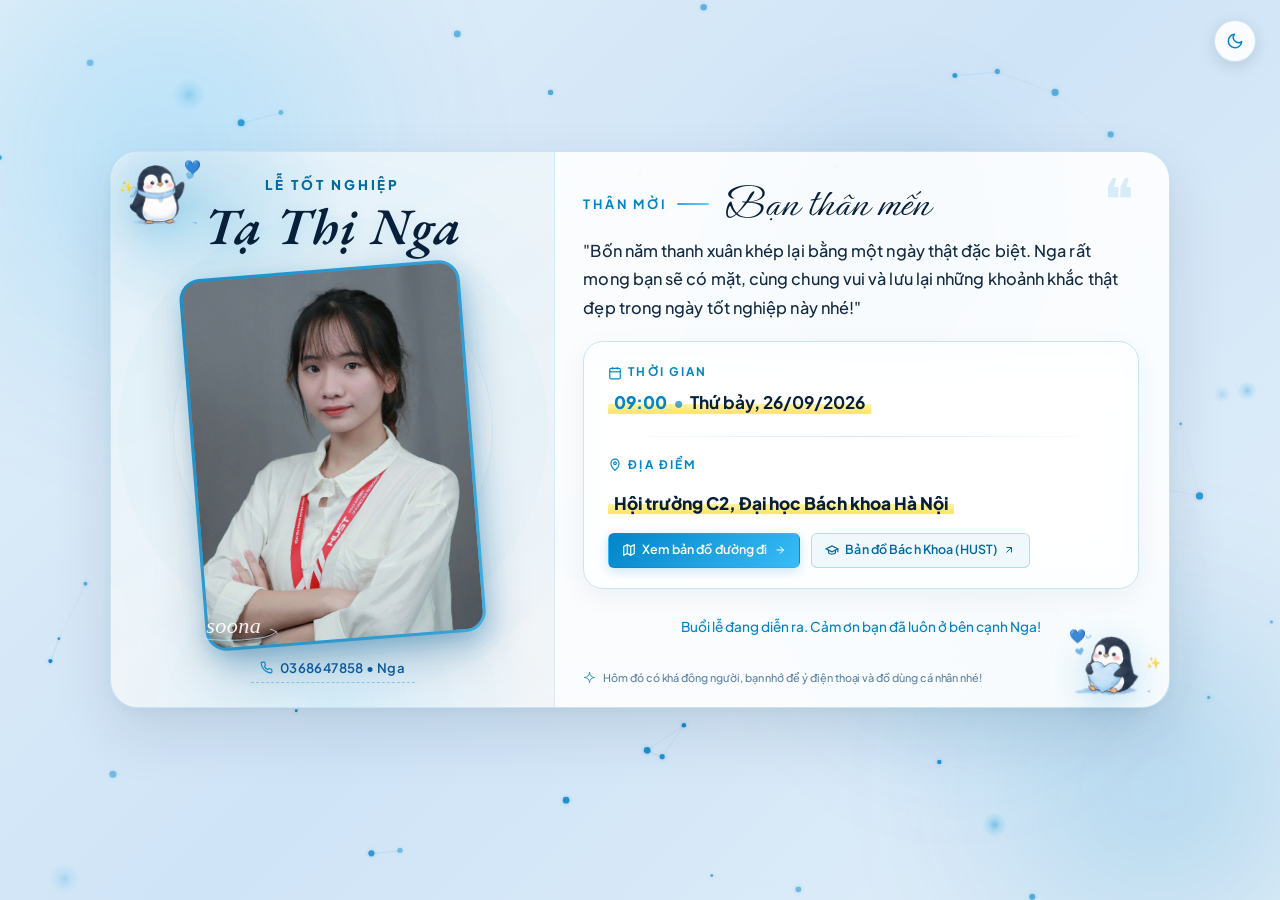
<file: index.html>
<!DOCTYPE html>
<html lang="vi" data-theme="light">

<head>
  <meta charset="UTF-8">
  <meta name="viewport" content="width=device-width, initial-scale=1.0">
  <title>Thiệp mời tham dự Lễ tốt nghiệp</title>

  <meta name="description" content="Trân trọng mời anh/bạn/em đến tham dự Lễ tốt nghiệp của em/mình/chị.">
  <meta property="og:title" content="Thiệp mời tham dự Lễ tốt nghiệp">
  <meta property="og:description"
    content="Bốn năm thanh xuân khép lại bằng một ngày thật đặc biệt. Nga rất mong bạn sẽ có mặt, cùng chung vui và lưu lại những khoảnh khắc thật đẹp trong ngày tốt nghiệp này nhé!">
  <meta property="og:image" content="assets/images/TTN_vuong.JPG">
  <meta property="og:type" content="website">
  <meta name="theme-color" content="#0284C7">

  <!-- Favicon -->
  <link rel="icon" type="image/png" href="favicon.png?v=3">
  <link rel="apple-touch-icon" href="favicon.png?v=3">

  <!-- Google Fonts Chuẩn mực: EB Garamond (Cử nhân), Ephesis (Khách mời), Plus Jakarta Sans (Giao diện) -->
  <link rel="preconnect" href="https://fonts.googleapis.com">
  <link rel="preconnect" href="https://fonts.gstatic.com" crossorigin>
  <link
    href="https://fonts.googleapis.com/css2?family=EB+Garamond:ital,wght@1,600&family=Ephesis&family=Plus+Jakarta+Sans:wght@400;500;600;700;800&display=swap&subset=vietnamese"
    rel="stylesheet">

  <!-- Stylesheet -->
  <link rel="stylesheet" href="css/style.css">
</head>

<body>


  <!-- NỀN ĐỘNG DYNAMIC CANVAS + AMBIENT GLOW -->
  <div class="nen-dong" aria-hidden="true">
    <canvas id="canvas-nen-dong" class="canvas-nen-dong"></canvas>
    <div class="blob b1"></div>
    <div class="blob b2"></div>
    <div class="blob b3"></div>
    <div class="blob b4"></div>
  </div>

  <!-- Thanh điều khiển trên: Nút chuyển chế độ Sáng / Tối tinh tế -->
  <aside class="thanh-dieu-khien-tren">

    <button id="nut-doi-giao-dien" class="nut-doi-giao-dien" aria-label="Chuyển sang giao diện tối"
      title="Chuyển chế độ Sáng / Tối">
      <!-- Biểu tượng Mặt Trăng (hiển thị khi đang ở Light Mode) -->
      <svg class="icon-trang" xmlns="http://www.w3.org/2000/svg" viewBox="0 0 24 24" fill="none" stroke="currentColor"
        stroke-width="2" stroke-linecap="round" stroke-linejoin="round">
        <path d="M21 12.79A9 9 0 1 1 11.21 3 7 7 0 0 0 21 12.79z"></path>
      </svg>
      <!-- Biểu tượng Mặt Trời (hiển thị khi đang ở Dark Mode) -->
      <svg class="icon-mat-troi" xmlns="http://www.w3.org/2000/svg" viewBox="0 0 24 24" fill="none"
        stroke="currentColor" stroke-width="2" stroke-linecap="round" stroke-linejoin="round">
        <circle cx="12" cy="12" r="5"></circle>
        <line x1="12" y1="1" x2="12" y2="3"></line>
        <line x1="12" y1="21" x2="12" y2="23"></line>
        <line x1="4.22" y1="4.22" x2="5.64" y2="5.64"></line>
        <line x1="18.36" y1="18.36" x2="19.78" y2="19.78"></line>
        <line x1="1" y1="12" x2="3" y2="12"></line>
        <line x1="21" y1="12" x2="23" y2="12"></line>
        <line x1="4.22" y1="19.78" x2="5.64" y2="18.36"></line>
        <line x1="18.36" y1="5.64" x2="19.78" y2="4.22"></line>
      </svg>
    </button>
  </aside>

  <!-- Bố cục 50/50 Split Screen -->
  <main class="khung-thiep-moi">

    <!-- CỘT TRÁI: NHẬN DIỆN CỬ NHÂN (LỄ TỐT NGHIỆP • TÊN TẠ THỊ NGA • ẢNH CINEMATIC) -->
    <section class="cot-hinh-anh" aria-label="Thông tin cử nhân và ảnh tốt nghiệp">

      <!-- 1. TIÊU ĐỀ SỰ KIỆN VÀ TÊN CỬ NHÂN ĐẶT TRÊN ĐẦU ẢNH (PHƯƠNG ÁN A) -->
      <div class="khoi-danh-tinh-cu-nhan">
        <div class="khung-nhan-su-kien">
          <span class="nhan-chu-accent" id="nhan-su-kien">LỄ TỐT NGHIỆP</span>
        </div>
        <header class="khoi-ten-nguoi-tot-nghiep">
          <h1 class="ten-chinh" id="ten-nguoi-tot-nghiep">Tạ Thị Nga</h1>
        </header>
      </div>

      <!-- 2. KHUNG ẢNH CHÂN DUNG LỚN DYNAMIC -->
      <div class="khung-chua-anh">
        <img src="assets/images/TTN_vuong.JPG" alt="Tạ Thị Nga" class="anh-tot-nghiep" loading="eager">

        <!-- Chữ ký soona ở góc dưới bên trái ảnh -->
        <div class="logo-thuong-hieu" aria-label="Chữ ký soona">
          <img src="assets/images/signature.svg" alt="soona" class="anh-chu-ky-soona">
        </div>
      </div>

      <!-- 3. DÒNG LIÊN HỆ DƯỚI ẢNH -->
      <a href="tel:0368647858" class="lien-he-duoi-anh" id="link-sdt-lien-he" title="Gọi cho Nga khi đến nơi">
        <svg class="icon-sdt-mini" viewBox="0 0 24 24" fill="none" stroke="currentColor" stroke-width="2"
          stroke-linecap="round" stroke-linejoin="round" aria-hidden="true">
          <path
            d="M22 16.92v3a2 2 0 0 1-2.18 2 19.79 19.79 0 0 1-8.63-3.07 19.5 19.5 0 0 1-6-6 19.79 19.79 0 0 1-3.07-8.67A2 2 0 0 1 4.11 2h3a2 2 0 0 1 2 1.72 12.84 12.84 0 0 0 .7 2.81 2 2 0 0 1-.45 2.11L8.09 9.91a16 16 0 0 0 6 6l1.27-1.27a2 2 0 0 1 2.11-.45 12.84 12.84 0 0 0 2.81.7A2 2 0 0 1 22 16.92z">
          </path>
        </svg>
        <span class="chu-lien-he-sdt">0368647858 • Nga</span>
      </a>
    </section>

    <!-- CỘT PHẢI: DÀNH TRỌN CHO KHÁCH MỜI VÀ CHI TIẾT SỰ KIỆN -->
    <article class="cot-noi-dung">

      <!-- 1. THƯ MỜI CÁ NHÂN HÓA (THÂN MỜI BẠN VÀ LỜI NHẮN) -->
      <section class="the-loi-moi-ca-nhan" aria-label="Lời mời cá nhân hóa">
        <div class="dong-chao-khach-moi">
          <span class="loi-chao-nho">Thân mời</span>
          <span class="ten-khach-moi" id="ten-khach-moi">Bạn thân mến</span>
        </div>
        <p class="noi-dung-loi-nhan" id="noi-dung-loi-nhan">
          "Bốn năm thanh xuân khép lại bằng một ngày thật đặc biệt. Nga rất mong bạn sẽ có mặt, cùng chung vui và lưu
          lại những khoảnh khắc thật đẹp trong ngày tốt nghiệp này nhé!"
        </p>
      </section>

      <!-- 6, 7, 8 & ĐẾM NGƯỢC: BỐ CỤC 2x2 CÂN BẰNG TUYỆT ĐỐI (EDITORIAL LUXURY) -->
      <!-- 2. THÔNG TIN SỰ KIỆN: THỜI GIAN & ĐỊA ĐIỂM (CÂN ĐỐI 100% CỠ CHỮ & HIGHLIGHT) -->
      <section class="khung-su-kien-trang-nha" aria-label="Thông tin thời gian và địa điểm">

        <!-- HÀNG 1: THỜI GIAN -->
        <div class="dong-thong-tin-su-kien">
          <span class="nhan-chi-muc">
            <svg class="icon-chi-muc" viewBox="0 0 24 24" fill="none" stroke="currentColor" stroke-width="2">
              <rect x="3" y="4" width="18" height="18" rx="2" ry="2"></rect>
              <line x1="16" y1="2" x2="16" y2="6"></line>
              <line x1="8" y1="2" x2="8" y2="6"></line>
              <line x1="3" y1="10" x2="21" y2="10"></line>
            </svg>
            THỜI GIAN
          </span>
          <div class="dong-gia-tri-thoi-gian">
            <!-- Nét highlight tự nhiên phủ nửa dưới dòng chữ như bút nhớ dòng thật -->
            <span class="cum-thoi-gian-highlight">
              <span class="gio-chinh" id="hien-thi-gio">09:00</span>
              <span class="cham-phan-cach">•</span>
              <span class="ngay-chinh" id="hien-thi-ngay">Thứ bảy, 26/09/2026</span>
            </span>
          </div>
        </div>

        <!-- ĐƯỜNG PHÂN CÁCH HAIRLINE TINH TẾ -->
        <div class="duong-chi-hairline" aria-hidden="true"></div>

        <!-- HÀNG 2: ĐỊA ĐIỂM & 2 NÚT BẢN ĐỒ (GOOGLE MAPS & HUST MAP) -->
        <div class="dong-thong-tin-su-kien dong-dia-diem-toan-dien">
          <span class="nhan-chi-muc">
            <svg class="icon-chi-muc" viewBox="0 0 24 24" fill="none" stroke="currentColor" stroke-width="2">
              <path d="M12 21s7-5.1 7-12a7 7 0 1 0-14 0c0 6.9 7 12 7 12Z"></path>
              <circle cx="12" cy="9" r="2.25"></circle>
            </svg>
            ĐỊA ĐIỂM
          </span>
          <div class="dia-diem-chinh"><span class="cum-dia-diem-highlight" id="hien-thi-dia-diem">Hội trường C2, Đại học
              Bách khoa Hà&nbsp;Nội</span></div>

          <!-- Nhóm 2 nút xem bản đồ: Chỉ đường Google Maps & Bản đồ Bách Khoa (HUST Map) -->
          <div class="nhom-nut-ban-do">
            <a href="#" id="link-xem-ban-do" class="nut-ban-do nut-ban-do--google" target="_blank"
              rel="noopener noreferrer" title="Chỉ đường qua Google Maps">
              <svg class="icon-map" aria-hidden="true" viewBox="0 0 24 24" fill="none" stroke="currentColor"
                stroke-width="2">
                <polygon points="3 6 9 3 15 6 21 3 21 18 15 21 9 18 3 21"></polygon>
                <line x1="9" y1="3" x2="9" y2="18"></line>
                <line x1="15" y1="6" x2="15" y2="21"></line>
              </svg>
              <span>Xem bản đồ đường đi</span>
              <svg class="icon-arrow" aria-hidden="true" viewBox="0 0 24 24" fill="none" stroke="currentColor"
                stroke-width="2">
                <line x1="5" y1="12" x2="19" y2="12"></line>
                <polyline points="12 5 19 12 12 19"></polyline>
              </svg>
            </a>

            <a href="https://hustmap.com/" id="link-hust-map" class="nut-ban-do nut-ban-do--hust" target="_blank"
              rel="noopener noreferrer" title="Xem bản đồ khuôn viên Đại học Bách khoa Hà Nội (HUST Map)">
              <svg class="icon-map" aria-hidden="true" viewBox="0 0 24 24" fill="none" stroke="currentColor"
                stroke-width="2">
                <path d="M22 10v6M2 10l10-5 10 5-10 5z"></path>
                <path d="M6 12v5c3 3 9 3 12 0v-5"></path>
              </svg>
              <span>Bản đồ Bách Khoa (HUST)</span>
              <svg class="icon-arrow" aria-hidden="true" viewBox="0 0 24 24" fill="none" stroke="currentColor"
                stroke-width="2">
                <line x1="7" y1="17" x2="17" y2="7"></line>
                <polyline points="7 7 17 7 17 17"></polyline>
              </svg>
            </a>
          </div>
        </div>

      </section>

      <!-- 3. KHỐI ĐẾM NGƯỢC XUỐNG KHOẢNG TRỐNG BÊN DƯỚI (THEO YÊU CẦU NGƯỜI DÙNG) -->
      <section class="khoi-dem-nguoc-duoi" aria-label="Đếm ngược đến ngày tốt nghiệp">
        <div class="bo-so-editorial" id="khung-dem-nguoc-dong">
          <div class="cum-so">
            <span class="so-gia-tri" id="dem-nguoc-ngay">00</span>
            <span class="chu-nhan">NGÀY</span>
          </div>
          <span class="dau-hai-cham">:</span>
          <div class="cum-so">
            <span class="so-gia-tri" id="dem-nguoc-gio">00</span>
            <span class="chu-nhan">GIỜ</span>
          </div>
          <span class="dau-hai-cham">:</span>
          <div class="cum-so">
            <span class="so-gia-tri" id="dem-nguoc-phut">00</span>
            <span class="chu-nhan">PHÚT</span>
          </div>
          <span class="dau-hai-cham">:</span>
          <div class="cum-so">
            <span class="so-gia-tri" id="dem-nguoc-giay">00</span>
            <span class="chu-nhan">GIÂY</span>
          </div>
        </div>
        <div class="thong-bao-dien-ra" id="thong-bao-dien-ra"></div>
      </section>

      <!-- 3. LƯU Ý NHỎ SÁT LỀ DƯỚI CÙNG (1 DÒNG CHUẨN ĐỒNG BỘ FONT) -->
      <footer class="khoi-luu-y-nho" aria-label="Lưu ý đồ dùng cá nhân">
        <span class="icon-luu-y-sao" aria-hidden="true">
          <svg viewBox="0 0 24 24" fill="none" stroke="currentColor" stroke-width="1.8" stroke-linecap="round"
            stroke-linejoin="round">
            <path
              d="M12 2.5C12 7.8 7.8 12 2.5 12C7.8 12 12 16.2 12 21.5C12 16.2 16.2 12 21.5 12C16.2 12 12 7.8 12 2.5Z" />
          </svg>
        </span>
        <span class="chu-luu-y-nho" id="chu-nhac-nho-noi-dung">Hôm đó có khá đông người, bạn nhớ để ý điện thoại và đồ
          dùng cá nhân nhé!</span>
      </footer>

    </article>

    <!-- MASCOT CHIM CÁNH CỤT CUTE DYNAMIC: GÓC TRÊN BÊN TRÁI -->
    <div class="mascot-canh-cut mascot-canh-cut--trai" id="mascot-trai" role="button" tabindex="0"
      title="Bấm vào chú chim cánh cụt vẫy chào bạn nha!">
      <div class="than-canh-cut">
        <img src="assets/images/penguin_waving.png" alt="Chú chim cánh cụt vẫy chào" class="anh-canh-cut">
        <span class="tim-bay-nho tim-1">💙</span>
        <span class="tim-bay-nho tim-2">✨</span>
      </div>
    </div>

    <!-- MASCOT CHIM CÁNH CỤT CUTE DYNAMIC: GÓC DƯỚI BÊN PHẢI -->
    <div class="mascot-canh-cut mascot-canh-cut--phai" id="mascot-phai" role="button" tabindex="0"
      title="Bấm vào chú chim cánh cụt để nhận ngàn trái tim yêu thương!">
      <div class="bong-bong-thoai bong-bong-thoai--phai" id="thoai-canh-cut-phai">
        Nga cảm ơn bạn nhiều lắm! Thả ngàn tim nè! 💙🐧
      </div>
      <div class="than-canh-cut">
        <img src="assets/images/penguin_heart.png" alt="Chú chim cánh cụt ôm tim" class="anh-canh-cut">
        <span class="tim-bay-nho tim-1">💙</span>
        <span class="tim-bay-nho tim-2">✨</span>
      </div>
    </div>

  </main>

  <!-- MASCOT CHIM CÁNH CỤT CHẠY LON TON NGANG MÀN HÌNH (DYNAMIC RUNNING MASCOT) -->
  <aside id="duong-chay-mascot" class="duong-chay-mascot" aria-hidden="true">
    <div id="chu-canh-cut-chay" class="chu-canh-cut-chay">
      <div class="than-canh-cut-chay-inner">
        <img src="assets/images/penguin_shy_heart.png" alt="Chú chim cánh cụt chạy lon ton" class="anh-canh-cut-chay">
      </div>
      <!-- Dòng chữ chạy ngang người chú chim cánh cụt (không để trên đầu, không bo góc) -->
      <div class="chu-chay-ngang-nguoi" id="bong-bong-chay">
        <span class="chu-thoai-chay" id="chu-thoai-chay">Hẹn gặp bạn ở Bách Khoa nhé, Nga chờ bạn đó!</span>
        <span class="tim-thoai-chay" aria-hidden="true">💙</span>
      </div>
    </div>
  </aside>

  <!-- Script Cấu Hình & Logic -->
  <script src="js/config.js?v=20260925"></script>
  <script src="js/guests-data.js?v=20260925"></script>
  <script src="js/app.js?v=20260925"></script>
</body>

</html>
</file>
<file: css/style.css>
/* ================================================================
   THIỆP MỜI LỄ TỐT NGHIỆP • TẠ THỊ NGA
   Blue Ocean Glassmorphism • Mệnh Thủy • Luxury Modern
   ================================================================ */

@import url('https://fonts.googleapis.com/css2?family=EB+Garamond:ital,wght@1,600&family=Ephesis&family=Plus+Jakarta+Sans:wght@400;500;600;700;800&display=swap&subset=vietnamese');

/* ─── DESIGN TOKENS: TONE TRẮNG - XANH LUXURY (MỆNH THỦY) ───────── */

/* ─── FONT CHỮ DUY NHẤT CHO TÊN CỬ NHÂN: EB GARAMOND (ITALIC SEMIBOLD) ─── */
.ten-chinh {
  font-family: 'EB Garamond', Georgia, serif !important;
  font-style: italic !important;
  font-size: clamp(2.65rem, 4.0vw, 3.4rem) !important;
  font-weight: 600;
  letter-spacing: 0.02em;
  line-height: 1.15;
  color: var(--name-color);
  text-shadow: 0 2px 14px rgba(2, 132, 199, 0.12);
  display: inline-block;
  padding: 0.05rem 0 0.15rem;
}

/* ─── FONT CHỮ DUY NHẤT CHO KHÁCH MỜI: EPHESIS (FINE-PEN CALLIGRAPHY) ─── */
.ten-khach-moi {
  font-family: 'Ephesis', cursive !important;
  font-style: normal !important;
  font-size: clamp(2.5rem, 3.4vw, 3.2rem) !important;
  font-weight: 400;
  line-height: 1.15;
  letter-spacing: 0.01em;
  color: var(--name-color);
  display: inline-block;
  vertical-align: middle;
  transition: var(--chuyen-mau);
}

/* ─── THỜI GIAN & ĐỊA ĐIỂM: HIGHLIGHT BÚT NHỚ ĐẸP TỰ NHIÊN & ĐỒNG BỘ 100% CỠ CHỮ ─── */
.cum-thoi-gian-highlight {
  display: inline-flex;
  align-items: center;
  white-space: nowrap;
  font-size: clamp(1.08rem, 1.35vw, 1.22rem);
  font-weight: 800;
  background: linear-gradient(180deg, transparent 54%, rgba(254, 240, 138, 0.75) 54%, rgba(253, 224, 71, 0.85) 90%, transparent 95%);
  padding: 2px 6px;
  border-radius: 4px;
  line-height: 1.35;
  color: inherit;
  transition: var(--chuyen-mau);
}

.cum-dia-diem-highlight {
  display: inline;
  font-size: inherit;
  font-weight: inherit;
  background: linear-gradient(180deg, transparent 54%, rgba(254, 240, 138, 0.75) 54%, rgba(253, 224, 71, 0.85) 90%, transparent 95%);
  padding: 2px 6px;
  border-radius: 4px;
  box-decoration-break: clone;
  -webkit-box-decoration-break: clone;
  line-height: 1.35;
  color: inherit;
  transition: var(--chuyen-mau);
}

[data-theme="dark"] .cum-thoi-gian-highlight,
[data-theme="dark"] .cum-dia-diem-highlight {
  background: linear-gradient(180deg, transparent 54%, rgba(56, 189, 248, 0.18) 54%, rgba(56, 189, 248, 0.32) 90%, transparent 94%);
  border-bottom: 2px solid rgba(56, 189, 248, 0.70);
  box-shadow: 0 2px 8px rgba(56, 189, 248, 0.18);
  padding: 2px 5px 1px;
  border-radius: 3px;
  color: #FFFFFF !important;
}

.dong-gia-tri-thoi-gian {
  display: flex;
  align-items: center;
  white-space: nowrap;
  flex-wrap: nowrap;
}

.gio-chinh {
  font-family: var(--font-sans);
  font-size: inherit;
  font-weight: 800;
  color: var(--accent);
  letter-spacing: 0.01em;
}

[data-theme="dark"] .gio-chinh {
  color: #38BDF8;
}

.cham-phan-cach {
  color: var(--accent);
  font-size: inherit;
  font-weight: 700;
  opacity: 0.7;
  margin: 0 0.35rem;
}

[data-theme="dark"] .cham-phan-cach {
  color: #38BDF8;
}

.ngay-chinh {
  font-family: var(--font-sans);
  font-size: inherit;
  font-weight: 700;
  color: var(--text-primary);
  white-space: nowrap;
}

[data-theme="dark"] .ngay-chinh {
  color: #FFFFFF;
}

.dia-diem-chinh {
  font-family: var(--font-sans);
  font-size: clamp(1.08rem, 1.35vw, 1.22rem);
  font-weight: 800;
  color: var(--text-primary);
  line-height: 1.35;
  white-space: normal;
  word-break: break-word;
}

[data-theme="dark"] .dia-diem-chinh {
  color: #FFFFFF;
}


:root, [data-theme="light"] {
  --bg-page:        linear-gradient(135deg, #E2EFF9 0%, #CFE4F7 50%, #E2EFF9 100%);
  --bg-card:        rgba(255, 255, 255, 0.88);
  --bg-secondary:   rgba(2, 132, 199, 0.06);
  --text-primary:   #071F38;
  --text-secondary: #0F589D;
  --text-muted:     #52789B;

  /* Màu tên Tạ Thị Nga đồng nhất 100%, không bị lệch màu chữ Nga */
  --name-color:     #071F38;

  --accent:         #0284C7;
  --accent-deep:    #0369A1;
  --accent-light:   rgba(2, 132, 199, 0.12);

  --border:         rgba(2, 132, 199, 0.20);
  --border-subtle:  rgba(2, 132, 199, 0.08);

  --shadow-card:    0 24px 60px rgba(7, 31, 56, 0.11), 0 4px 16px rgba(7, 31, 56, 0.04);
  --shadow-guest:   0 8px 24px rgba(7, 31, 56, 0.06);
  --shadow-photo:   0 20px 50px rgba(7, 31, 56, 0.22), 0 6px 18px rgba(2, 132, 199, 0.15);

  --grad-accent:    linear-gradient(135deg, #0284C7 0%, #38BDF8 100%);
  --grad-card:      linear-gradient(160deg, rgba(255, 255, 255, 0.95) 0%, rgba(240, 248, 255, 0.90) 100%);
  --grad-name:      linear-gradient(135deg, #071F38 15%, #0F589D 100%);

  --font-sans:      'Plus Jakarta Sans', -apple-system, sans-serif;
  --chuyen-mau:     background 0.35s ease, color 0.35s ease, border-color 0.35s ease, box-shadow 0.35s ease;
}

/* Chế độ Dark Navy */
[data-theme="dark"] {
  --bg-page:        linear-gradient(135deg, #050F1E 0%, #0A1E35 50%, #061220 100%);
  --bg-card:        rgba(10, 25, 45, 0.72);
  --bg-secondary:   rgba(56, 189, 248, 0.06);
  --text-primary:   #EAF4FF;
  --text-secondary: #90CAF9;
  --text-muted:     #5E84A6;

  --name-color:     #EAF4FF;

  --accent:         #38BDF8;
  --accent-deep:    #7DD3FC;
  --accent-light:   rgba(56, 189, 248, 0.15);

  --border:         rgba(56, 189, 248, 0.22);
  --border-subtle:  rgba(56, 189, 248, 0.10);

  --shadow-card:    0 32px 80px rgba(0, 0, 0, 0.60), 0 0 60px rgba(14, 65, 110, 0.25);
  --shadow-guest:   0 14px 40px rgba(0, 0, 0, 0.45);
  --shadow-photo:   0 24px 60px rgba(0, 0, 0, 0.70), 0 8px 24px rgba(56, 189, 248, 0.20);

  --grad-accent:    linear-gradient(135deg, #38BDF8 0%, #80D8FF 100%);
  --grad-card:      linear-gradient(160deg, rgba(56, 189, 248, 0.08) 0%, rgba(13, 33, 55, 0.04) 100%);
  --grad-name:      linear-gradient(135deg, #BAE6FD 15%, #7DD3FC 100%);
}

/* ─── RESET & BASE ────────────────────────────────────────────── */
*, *::before, *::after {
  box-sizing: border-box;
  margin: 0;
  padding: 0;
}

html {
  font-size: 16px;
  scroll-behavior: smooth;
  -webkit-font-smoothing: antialiased;
  -moz-osx-font-smoothing: grayscale;
}

/* Body = Căn giữa thẻ, vừa trọn 1 màn hình */
body {
  font-family: var(--font-sans);
  background: var(--bg-page);
  color: var(--text-primary);
  line-height: 1.6;
  height: 100vh;
  overflow: hidden; /* Vừa vặn 1 trang, không có thanh cuộn thừa */
  display: flex;
  align-items: center;
  justify-content: center;
  padding: 0.85rem 1.25rem 3.4rem;
  transition: var(--chuyen-mau);
  position: relative;
}

/* ─── NỀN ĐỘNG DYNAMIC: CANVAS + ANIMATED BLOBS ──────────────── */
.nen-dong {
  position: fixed;
  inset: 0;
  overflow: hidden;
  pointer-events: none;
  z-index: 0;
}

.canvas-nen-dong {
  position: absolute;
  inset: 0;
  width: 100%;
  height: 100%;
  display: block;
}

.blob {
  position: absolute;
  border-radius: 50%;
  filter: blur(65px);
  will-change: transform;
  opacity: 0.65;
}

.b1 {
  width: 580px; height: 580px;
  background: radial-gradient(circle, rgba(56, 189, 248, 0.40) 0%, transparent 70%);
  top: -15%; left: -10%;
  animation: float-blob-1 16s ease-in-out infinite;
}
.b2 {
  width: 500px; height: 500px;
  background: radial-gradient(circle, rgba(2, 132, 199, 0.35) 0%, transparent 70%);
  bottom: -15%; right: -10%;
  animation: float-blob-2 13s ease-in-out infinite;
}
.b3 {
  width: 380px; height: 380px;
  background: radial-gradient(circle, rgba(14, 165, 233, 0.32) 0%, transparent 70%);
  top: 45%; left: 60%;
  animation: float-blob-3 10s ease-in-out infinite;
}
.b4 {
  width: 320px; height: 320px;
  background: radial-gradient(circle, rgba(3, 105, 161, 0.28) 0%, transparent 70%);
  top: 10%; right: 18%;
  animation: float-blob-1 18s ease-in-out infinite reverse;
}

[data-theme="dark"] .blob {
  opacity: 0.55;
}
[data-theme="dark"] .b1 {
  background: radial-gradient(circle, rgba(56, 189, 248, 0.30) 0%, transparent 70%);
}
[data-theme="dark"] .b2 {
  background: radial-gradient(circle, rgba(14, 116, 144, 0.35) 0%, transparent 70%);
}

@keyframes float-blob-1 {
  0%,100% { transform: translate(0,0) scale(1); }
  30%     { transform: translate(45px,-55px) scale(1.09); }
  60%     { transform: translate(-25px,35px) scale(0.95); }
}
@keyframes float-blob-2 {
  0%,100% { transform: translate(0,0) scale(1); }
  40%     { transform: translate(-55px,-35px) scale(1.12); }
  70%     { transform: translate(30px,45px) scale(0.93); }
}
@keyframes float-blob-3 {
  0%,100% { transform: translate(0,0) scale(1); }
  50%     { transform: translate(-45px,-65px) scale(1.07); }
}

/* ─── THANH ĐIỀU KHIỂN TRÊN: CHỌN FONT & CHUYỂN SÁNG / TỐI ──────── */
.thanh-dieu-khien-tren {
  position: fixed;
  top: 1.25rem;
  right: 1.5rem;
  z-index: 200;
  display: flex;
  align-items: center;
  gap: 0.65rem;
}



.nut-doi-giao-dien {
  background: var(--bg-card);
  border: 1px solid var(--border);
  color: var(--accent);
  width: 42px;
  height: 42px;
  border-radius: 50%;
  cursor: pointer;
  display: flex;
  align-items: center;
  justify-content: center;
  transition: all 0.25s ease;
  backdrop-filter: blur(12px);
  -webkit-backdrop-filter: blur(12px);
  box-shadow: 0 4px 16px rgba(0,0,0,0.12);
}

.nut-doi-giao-dien:hover {
  border-color: var(--accent);
  transform: translateY(-2px) rotate(12deg);
}

.nut-doi-giao-dien svg { width: 18px; height: 18px; }

/* Ở light mode hiện trăng (để đổi sang tối), ở dark mode hiện mặt trời */
[data-theme="light"] .nut-doi-giao-dien .icon-mat-troi { display: none; }
[data-theme="light"] .nut-doi-giao-dien .icon-trang   { display: block; }
[data-theme="dark"]  .nut-doi-giao-dien .icon-mat-troi { display: block; }
[data-theme="dark"]  .nut-doi-giao-dien .icon-trang   { display: none; }

/* ═══════════════════════════════════════════════════════════════
   LAYOUT CHÍNH: THẺ GLASS VỪA ĐỦ 1 TRANG
   ═══════════════════════════════════════════════════════════════ */
.khung-thiep-moi {
  position: relative;
  z-index: 2;
  width: 92%;
  max-width: 1060px;
  max-height: calc(100vh - 2.5rem);
  display: flex;
  flex-direction: row;
  align-items: stretch;
  background: var(--bg-card);
  backdrop-filter: blur(28px);
  -webkit-backdrop-filter: blur(28px);
  border: 1px solid var(--border);
  border-radius: 28px;
  overflow: visible;
  box-shadow: var(--shadow-card);
  transition: var(--chuyen-mau);
}


/* ─── CỘT TRÁI: NHẬN DIỆN CỬ NHÂN (TIÊU ĐỀ + TÊN + ẢNH) ───────── */
.cot-hinh-anh {
  flex: 0 0 42%;
  position: relative;
  display: flex;
  flex-direction: column;
  align-items: center;
  justify-content: center;
  padding: 1.5rem 1.35rem 1.45rem;
  overflow: hidden;
  border-top-left-radius: 28px;
  border-bottom-left-radius: 28px;
  background: linear-gradient(150deg, rgba(2, 132, 199, 0.08) 0%, rgba(7, 31, 56, 0.03) 100%);
  border-right: 1px solid var(--border-subtle);
}

/* Khối nhận diện trên đầu ảnh (Phương án A) */
.khoi-danh-tinh-cu-nhan {
  display: flex;
  flex-direction: column;
  align-items: center;
  text-align: center;
  width: 100%;
  margin-bottom: 0.75rem;
  position: relative;
  z-index: 5;
}

.khoi-danh-tinh-cu-nhan .khung-nhan-su-kien {
  display: flex;
  align-items: center;
  justify-content: center;
  margin-bottom: 0.2rem;
}

/* Chữ LỄ TỐT NGHIỆP in đậm rõ nét theo yêu cầu */
.nhan-chu-accent {
  font-family: var(--font-sans);
  font-size: 0.84rem;
  font-weight: 800; /* IN ĐẬM */
  letter-spacing: 0.22em;
  text-transform: uppercase;
  color: var(--accent-deep);
  display: inline-block;
  line-height: 1.2;
}

[data-theme="dark"] .nhan-chu-accent {
  color: var(--accent);
}

.khoi-danh-tinh-cu-nhan .khoi-ten-nguoi-tot-nghiep {
  margin-bottom: 0;
  text-align: center;
}

.khoi-danh-tinh-cu-nhan .ten-chinh {
  font-size: clamp(2.7rem, 4.0vw, 3.5rem) !important;
  line-height: 1.15;
  margin: 0;
  text-align: center;
}

[data-theme="dark"] .cot-hinh-anh {
  background: linear-gradient(150deg, rgba(14, 65, 110, 0.35) 0%, rgba(7, 19, 38, 0.22) 100%);
  border-right-color: rgba(56, 189, 248, 0.12);
}

/* Glow phía sau panel ảnh */
.cot-hinh-anh::before {
  content: "";
  position: absolute;
  inset: 0;
  border-top-left-radius: 27px;
  border-bottom-left-radius: 27px;
  background:
    radial-gradient(ellipse 80% 55% at 50% 100%, rgba(56, 189, 248, 0.15) 0%, transparent 60%),
    radial-gradient(ellipse 60% 40% at 20% 10%,  rgba(2, 132, 199, 0.18) 0%, transparent 55%);
  pointer-events: none;
}

/* Vòng tròn trang trí */
.cot-hinh-anh::after {
  content: "";
  position: absolute;
  width: 320px;
  height: 320px;
  border-radius: 50%;
  border: 1px solid var(--border-subtle);
  top: 50%; left: 50%;
  transform: translate(-50%, -50%);
  pointer-events: none;
  box-shadow:
    0 0 0 55px rgba(2, 132, 199, 0.02),
    0 0 0 110px rgba(2, 132, 199, 0.01);
}

/* ── Khung ảnh nghiêng (kích thước lớn, cân đối và Dynamic) ── */
.khung-chua-anh {
  position: relative;
  z-index: 2;
  width: 78%;
  max-width: 275px;
  aspect-ratio: 3/4;
  cursor: pointer;
  animation: photo-gentle-float 6s ease-in-out infinite;
}

@keyframes photo-gentle-float {
  0%, 100% {
    transform: translateY(0);
  }
  50% {
    transform: translateY(-6px);
  }
}

.khung-chua-anh:hover {
  animation-play-state: paused;
}

.anh-tot-nghiep {
  width: 100%;
  height: 100%;
  object-fit: cover;
  object-position: center top;
  display: block;
  border-radius: 18px;
  transform: rotate(-4.5deg) translateY(2px);
  transition: transform 0.6s cubic-bezier(0.16, 1, 0.3, 1), box-shadow 0.6s ease;
  box-shadow: var(--shadow-photo);
  position: relative;
  z-index: 2;
}

/* Viền gradient xanh */
.khung-chua-anh::before {
  content: "";
  position: absolute;
  inset: -3px;
  border-radius: 21px;
  background: var(--grad-accent);
  transform: rotate(-4.5deg) translateY(2px);
  transition: transform 0.6s cubic-bezier(0.16, 1, 0.3, 1);
  z-index: 1;
  opacity: 0.85;
}

/* Shadow glow phía sau */
.khung-chua-anh::after {
  content: "";
  position: absolute;
  inset: 8px -8px -14px 8px;
  border-radius: 20px;
  background: rgba(2, 132, 199, 0.22);
  transform: rotate(-4.5deg) translateY(2px);
  transition: transform 0.6s cubic-bezier(0.16, 1, 0.3, 1), background 0.6s ease;
  z-index: 0;
  filter: blur(14px);
}

/* Tương tác Dynamic khi di chuột (Hover) */
.khung-chua-anh:hover .anh-tot-nghiep,
.khung-chua-anh:hover::before {
  transform: rotate(-1.5deg) translateY(-8px) scale(1.02);
  box-shadow: 0 28px 65px rgba(7, 31, 56, 0.28), 0 10px 28px rgba(2, 132, 199, 0.25);
}

.khung-chua-anh:hover::after {
  transform: rotate(-1.5deg) translateY(-8px) scale(1.04);
  background: rgba(2, 132, 199, 0.35);
  filter: blur(18px);
}

/* Chữ ký soona */
.logo-thuong-hieu {
  position: absolute;
  bottom: -0.6rem;
  left: -0.5rem;
  z-index: 5;
  pointer-events: none;
  user-select: none;
  filter: drop-shadow(0 4px 10px rgba(0,0,0,0.30));
}

.anh-chu-ky-soona {
  width: 95px;
  height: auto;
  display: block;
  opacity: 0.92;
}

/* Dòng liên hệ thanh lịch tối giản dưới ảnh (Caption style - không bo pill thô, không đè lên ảnh) */
.lien-he-duoi-anh {
  position: relative;
  z-index: 5;
  margin-top: 1.15rem;
  display: inline-flex;
  align-items: center;
  gap: 0.42rem;
  color: var(--text-secondary);
  text-decoration: none;
  font-size: 0.82rem;
  font-weight: 600;
  letter-spacing: 0.03em;
  padding: 0.15rem 0.6rem 0.25rem;
  border-bottom: 1.5px dashed rgba(2, 132, 199, 0.35);
  transition: all 0.25s ease;
}

.lien-he-duoi-anh:hover {
  color: var(--accent);
  border-bottom-color: var(--accent);
  transform: translateY(-1px);
}

.icon-sdt-mini {
  width: 13px;
  height: 13px;
  stroke: var(--accent);
  flex-shrink: 0;
  transition: transform 0.25s ease;
}

.lien-he-duoi-anh:hover .icon-sdt-mini {
  transform: rotate(12deg) scale(1.12);
}

[data-theme="dark"] .lien-he-duoi-anh {
  color: var(--text-secondary);
  border-bottom-color: rgba(56, 189, 248, 0.35);
}

[data-theme="dark"] .lien-he-duoi-anh:hover {
  color: var(--accent);
  border-bottom-color: var(--accent);
}

/* ─── CỘT PHẢI: THƯ MỜI & CHI TIẾT SỰ KIỆN ─────────────────── */
.cot-noi-dung {
  flex: 1;
  display: flex;
  flex-direction: column;
  justify-content: space-between; /* Phân bổ không gian đều đặn, không bị khoảng trống lớn ở giữa */
  padding: 1.65rem 1.85rem 1.25rem 1.75rem;
  position: relative;
  z-index: 2;
  border-top-right-radius: 28px;
  border-bottom-right-radius: 28px;
  overflow-y: auto;
  scrollbar-width: none;
  -ms-overflow-style: none;
  min-height: 0;
  gap: 1.15rem;
}

.cot-noi-dung::-webkit-scrollbar { display: none; }

/* Ngăn không cho các khối bị co ép flex dẫn đến mất chữ */
.cot-noi-dung > * {
  flex-shrink: 0;
}

/* 1. Thư mời cá nhân hóa (Dành trọn cho khách mời - Phong cách Editorial Letter) */
.the-loi-moi-ca-nhan {
  border: none;
  border-radius: 0;
  padding: 0;
  margin-bottom: 0;
  box-shadow: none;
  position: relative;
  background: transparent;
  backdrop-filter: none;
  -webkit-backdrop-filter: none;
  flex-shrink: 0;
}

.the-loi-moi-ca-nhan::before {
  display: none;
}

.the-loi-moi-ca-nhan::after {
  content: "\275D";
  position: absolute;
  top: -0.4rem;
  right: 0.35rem;
  font-size: 3.6rem;
  line-height: 1;
  color: var(--accent);
  opacity: 0.14;
  font-family: Georgia, serif;
  pointer-events: none;
}

.dong-chao-khach-moi {
  display: flex;
  align-items: center;
  flex-wrap: wrap;
  gap: 0.75rem 0.95rem;
  margin-bottom: 0.5rem;
}

.loi-chao-nho {
  font-size: 0.80rem;
  font-weight: 700;
  letter-spacing: 0.22em;
  text-transform: uppercase;
  color: var(--accent);
  display: inline-flex;
  align-items: center;
  gap: 0.55rem;
}

.loi-chao-nho::after {
  content: "";
  display: inline-block;
  width: 32px;
  height: 2px;
  background: var(--grad-accent);
  opacity: 0.75;
  border-radius: 1px;
}

.ten-khach-moi {
  font-family: 'Ephesis', cursive !important;
  font-size: clamp(2.5rem, 3.4vw, 3.2rem) !important;
  font-weight: 400;
  line-height: 1.15;
  letter-spacing: 0.01em;
  color: var(--name-color);
  display: inline-block;
  vertical-align: middle;
}

.noi-dung-loi-nhan {
  font-family: var(--font-sans);
  font-size: clamp(1.02rem, 1.2vw, 1.12rem);
  font-weight: 500;
  color: var(--text-primary);
  line-height: 1.75;
  letter-spacing: 0.005em;
  word-break: break-word;
  opacity: 0.95;
  margin-top: 0.35rem;
}

/* ═══════════════════════════════════════════════════════════════
   THỜI GIAN, ĐỊA ĐIỂM & ĐẾM NGƯỢC: BỐ CỤC 2x2 CÂN BẰNG LUXURY
   ═══════════════════════════════════════════════════════════════ */
.khung-su-kien-trang-nha {
  background: var(--bg-quote);
  border: 1px solid var(--border);
  border-radius: 20px;
  padding: 1.35rem 1.45rem 1.25rem;
  box-shadow: 0 8px 28px rgba(7, 31, 56, 0.05), inset 0 1px 0 rgba(255, 255, 255, 0.85);
  backdrop-filter: blur(18px);
  -webkit-backdrop-filter: blur(18px);
  margin-top: 0;
  margin-bottom: 0;
  display: flex;
  flex-direction: column;
  gap: 1.05rem;
  flex-shrink: 0;
  transition: border-color 0.25s ease, box-shadow 0.25s ease;
}

.khung-su-kien-trang-nha:hover {
  border-color: rgba(2, 132, 199, 0.35);
  box-shadow: 0 10px 32px rgba(2, 132, 199, 0.10);
}

[data-theme="dark"] .khung-su-kien-trang-nha {
  background: rgba(14, 38, 66, 0.42);
  border-color: rgba(56, 189, 248, 0.16);
  box-shadow: 0 8px 30px rgba(0, 0, 0, 0.35), inset 0 1px 0 rgba(255, 255, 255, 0.08);
}

[data-theme="dark"] .khung-su-kien-trang-nha:hover {
  border-color: rgba(56, 189, 248, 0.35);
  box-shadow: 0 10px 34px rgba(56, 189, 248, 0.15);
}

/* Hàng thông tin sự kiện */
.dong-thong-tin-su-kien {
  display: flex;
  flex-direction: column;
  width: 100%;
}

/* Nhãn chỉ mục thanh lịch */
.nhan-chi-muc {
  font-size: 0.74rem;
  font-weight: 700;
  letter-spacing: 0.18em;
  text-transform: uppercase;
  color: var(--accent);
  display: inline-flex;
  align-items: center;
  gap: 0.42rem;
  margin-bottom: 0.42rem;
}

.icon-chi-muc {
  width: 14px;
  height: 14px;
  stroke: var(--accent);
  flex-shrink: 0;
}

.dong-gia-tri-thoi-gian {
  display: flex;
  align-items: center;
  white-space: nowrap;
  flex-wrap: nowrap;
}

.dia-diem-phu {
  font-size: 0.84rem;
  color: var(--text-muted);
  margin-top: 0.22rem;
  line-height: 1.35;
}

/* ─── KHỐI ĐẾM NGƯỢC XUỐNG KHOẢNG TRỐNG BÊN DƯỚI (THEO YÊU CẦU NGƯỜI DÙNG) ─── */
.khoi-dem-nguoc-duoi {
  display: flex;
  flex-direction: column;
  align-items: center;
  justify-content: center;
  width: 100%;
  padding: 0.20rem 0;
  margin: 0;
  background: transparent !important;
  border: none !important;
  box-shadow: none !important;
  flex-shrink: 0;
}

/* Chế độ chụp ảnh thiệp: Tối ưu khung hình vừa vặn 100% không gian, loại bỏ nút thừa */
body.che-do-chup-anh {
  padding: 24px 28px !important;
  height: auto !important;
  min-height: unset !important;
  overflow: hidden !important;
  display: flex !important;
  align-items: center !important;
  justify-content: center !important;
}

body.che-do-chup-anh .thanh-dieu-khien-tren {
  display: none !important;
}

body.che-do-chup-anh .khung-thiep-moi {
  width: 1040px !important;
  max-width: 1040px !important;
  margin: 0 auto !important;
}

body.che-do-chup-anh .khoi-dem-nguoc-duoi,
.che-do-chup-anh .khoi-dem-nguoc-duoi {
  display: none !important;
}

.khoi-dem-nguoc-duoi .bo-so-editorial {
  display: inline-flex;
  align-items: center;
  justify-content: center;
  gap: 0.45rem;
  background: transparent !important;
  border: none !important;
  border-radius: 0 !important;
  padding: 0 !important;
  box-shadow: none !important;
  backdrop-filter: none !important;
  -webkit-backdrop-filter: none !important;
}

/* Các cụm số: HOÀN TOÀN KHÔNG có viền con, không box lồng box */
.khoi-dem-nguoc-duoi .cum-so {
  display: flex;
  flex-direction: column;
  align-items: center;
  justify-content: center;
  min-width: 36px;
  padding: 0 0.15rem;
  background: transparent !important;
  border: none !important;
  border-radius: 0 !important;
  box-shadow: none !important;
}

.khoi-dem-nguoc-duoi .so-gia-tri {
  font-family: var(--font-sans);
  font-size: clamp(1.25rem, 1.6vw, 1.4rem);
  font-weight: 800;
  line-height: 1;
  color: var(--accent-deep);
  font-variant-numeric: tabular-nums;
  letter-spacing: -0.01em;
}

[data-theme="dark"] .khoi-dem-nguoc-duoi .so-gia-tri {
  color: #FFFFFF;
  text-shadow: 0 0 10px rgba(56, 189, 248, 0.40);
}

.khoi-dem-nguoc-duoi .chu-nhan {
  font-size: 0.52rem;
  font-weight: 700;
  letter-spacing: 0.12em;
  text-transform: uppercase;
  color: var(--text-muted);
  margin-top: 0.22rem;
  line-height: 1;
}

[data-theme="dark"] .khoi-dem-nguoc-duoi .chu-nhan {
  color: #7DD3FC;
}

.khoi-dem-nguoc-duoi .dau-hai-cham {
  font-size: 1.15rem;
  font-weight: 700;
  color: var(--accent);
  opacity: 0.45;
  align-self: flex-start;
  margin-top: 0.10rem;
  user-select: none;
  animation: pulse-colon 2.2s infinite ease-in-out;
}

@keyframes pulse-colon {
  0%, 100% { opacity: 0.75; transform: scale(1); }
  50%      { opacity: 0.25; transform: scale(0.90); }
}

/* Đường phân cách Hairline siêu mảnh giữa 2 hàng */
.duong-chi-hairline {
  height: 1px;
  background: linear-gradient(to right, transparent, var(--border), transparent);
  width: 100%;
  opacity: 0.85;
  margin: 0.15rem 0;
}

/* ─── HÀNG 2: ĐỊA ĐIỂM TOÀN DIỆN & CÁC NÚT BẢN ĐỒ ─────────────── */
.dong-dia-diem-toan-dien {
  display: flex;
  flex-direction: column;
  gap: 0.65rem;
  width: 100%;
}

.cot-thong-tin--dia-diem {
  width: 100%;
}

/* Nhóm 2 nút bản đồ: Google Maps & HUST Map */
.nhom-nut-ban-do {
  display: flex;
  align-items: center;
  flex-wrap: wrap;
  gap: 0.65rem;
  margin-top: 0.45rem;
}

/* Nút bản đồ dùng chung */
.nut-ban-do {
  display: inline-flex;
  align-items: center;
  justify-content: center;
  gap: 0.38rem;
  min-height: 2.2rem;
  padding: 0.38rem 0.85rem;
  border-radius: 6px; /* Bo góc nhẹ thanh thoát */
  font-size: 0.78rem;
  font-weight: 600;
  text-decoration: none;
  transition: all 0.2s ease;
  letter-spacing: 0.01em;
  white-space: nowrap;
}

/* Nút 1: Google Maps (Primary Gradient) */
.nut-ban-do--google {
  background: var(--grad-accent);
  color: #ffffff;
  border: 1px solid transparent;
  box-shadow: 0 3px 12px rgba(2, 132, 199, 0.22);
}

[data-theme="dark"] .nut-ban-do--google {
  color: #050F1E;
  box-shadow: 0 3px 14px rgba(56, 189, 248, 0.28);
}

.nut-ban-do--google:hover {
  transform: translateY(-1px);
  box-shadow: 0 5px 16px rgba(2, 132, 199, 0.32);
}

[data-theme="dark"] .nut-ban-do--google:hover {
  box-shadow: 0 5px 18px rgba(56, 189, 248, 0.38);
}

/* Nút 2: HUST Map (Bản đồ Bách Khoa kính mờ thanh lịch) */
.nut-ban-do--hust {
  background: rgba(2, 132, 199, 0.06);
  color: var(--accent-deep);
  border: 1px solid rgba(2, 132, 199, 0.25);
}

[data-theme="dark"] .nut-ban-do--hust {
  background: rgba(56, 189, 248, 0.08);
  color: #7DD3FC;
  border-color: rgba(56, 189, 248, 0.25);
}

.nut-ban-do--hust:hover {
  background: rgba(2, 132, 199, 0.12);
  border-color: var(--accent);
  color: var(--accent);
  transform: translateY(-1px);
}

[data-theme="dark"] .nut-ban-do--hust:hover {
  background: rgba(56, 189, 248, 0.15);
  border-color: #38BDF8;
  color: #FFFFFF;
}

.nut-ban-do .icon-map {
  width: 14px;
  height: 14px;
  flex-shrink: 0;
}

.nut-ban-do .icon-arrow {
  width: 12px;
  height: 12px;
  flex-shrink: 0;
  transition: transform 0.2s ease;
}

.nut-ban-do:hover .icon-arrow {
  transform: translateX(2px);
}

.thong-bao-dien-ra {
  display: none;
  text-align: center;
  font-size: 0.85rem;
  font-weight: 500;
  color: var(--accent);
  padding: 0.35rem 0;
}

/* ═══════════════════════════════════════════════════════════════
   LƯU Ý NHỎ DƯỚI CÙNG (DÒNG CHỮ NHỎ THANH MẢNH, KHÔNG BOX BO VIỀN, 1 DÒNG DUY NHẤT)
   ═══════════════════════════════════════════════════════════════ */
.khoi-luu-y-nho {
  margin-top: auto;
  padding: 0.35rem 0 0.1rem;
  background: transparent !important;
  border: none !important;
  border-radius: 0 !important;
  box-shadow: none !important;
  backdrop-filter: none !important;
  -webkit-backdrop-filter: none !important;
  display: flex;
  align-items: center;
  gap: 0.42rem;
  flex-shrink: 0;
  position: relative;
  z-index: 5;
  width: 100%;
  max-width: 100%;
}

.icon-luu-y-sao {
  width: 13px;
  height: 13px;
  color: var(--accent);
  flex-shrink: 0;
  display: inline-flex;
  align-items: center;
  justify-content: center;
  opacity: 0.85;
}

.icon-luu-y-sao svg {
  width: 100%;
  height: 100%;
  display: block;
  stroke: var(--accent);
}

[data-theme="dark"] .icon-luu-y-sao svg {
  stroke: #38BDF8;
}

.chu-luu-y-nho {
  font-family: var(--font-sans);
  font-size: clamp(0.68rem, 0.82vw, 0.73rem); /* Cỡ chữ nhỏ thanh khiết, vừa vặn 1 dòng không bao giờ rơi chữ */
  font-weight: 500;
  color: var(--text-muted);
  opacity: 0.92;
  letter-spacing: -0.005em;
  line-height: 1.35;
  white-space: nowrap;
}

[data-theme="dark"] .chu-luu-y-nho {
  color: #7A9EB8;
}

/* ─── RESPONSIVE MOBILE (< 900px) ───────────────────────────── */
@media (max-width: 900px) {
  body {
    height: auto;
    min-height: 100vh;
    overflow-y: auto;
    padding: 1.25rem 0.75rem 2.5rem;
    display: flex;
    flex-direction: column;
    align-items: center;
    justify-content: flex-start;
  }

  /* Thẻ thiệp nổi sang trọng trên nền động, bo góc chuẩn mực */
  .khung-thiep-moi {
    flex-direction: column;
    width: 100%;
    max-width: 480px;
    height: auto;
    min-height: unset;
    max-height: none;
    border-radius: 24px;
    border: 1px solid var(--border);
    box-shadow: 0 16px 48px rgba(7, 31, 56, 0.12);
    margin: 0 auto;
    overflow: hidden;
  }

  /* Cột ảnh tự co giãn theo ảnh, không bị cố định chiều cao gây đè chữ */
  .cot-hinh-anh {
    flex: none;
    width: 100%;
    height: auto;
    min-height: unset;
    max-height: unset;
    padding: 2.75rem 1.5rem 1.75rem;
    border-right: none;
    border-bottom: 1px solid var(--border-subtle);
    border-top-left-radius: 24px;
    border-top-right-radius: 24px;
    border-bottom-left-radius: 0;
    border-bottom-right-radius: 0;
    overflow: hidden;
    display: flex;
    flex-direction: column;
    align-items: center;
    justify-content: center;
  }

  .cot-hinh-anh::before {
    border-top-left-radius: 24px;
    border-top-right-radius: 24px;
    border-bottom-left-radius: 0;
    border-bottom-right-radius: 0;
  }

  .khung-chua-anh {
    width: 200px;
    max-width: 60vw;
    aspect-ratio: 3/4;
    margin: 0 auto;
  }

  .logo-thuong-hieu { 
    bottom: -0.45rem; 
    left: -0.45rem; 
  }
  .anh-chu-ky-soona { 
    width: 82px; 
  }

  /* Nội dung bên dưới sạch sẽ, tách biệt hoàn toàn với ảnh */
  .cot-noi-dung {
    padding: 1.6rem 1.35rem 3.0rem;
    overflow-y: visible;
  }

  .khoi-luu-y-nho {
    margin-top: 0.85rem;
    max-width: 100%;
    padding: 0.35rem 0 0;
  }

  .chu-luu-y-nho {
    white-space: normal;
    font-size: 0.74rem;
    line-height: 1.35;
  }

  .ten-chinh { 
    font-size: 2.35rem !important; 
  }

  .khung-su-kien-trang-nha {
    padding: 1rem 1.15rem;
    gap: 0.85rem;
    margin-top: 0.35rem;
  }

  .khoi-dem-nguoc-duoi {
    margin: 0.35rem 0;
  }

  .khoi-dem-nguoc-duoi .cum-so {
    min-width: 30px;
  }

  .khoi-dem-nguoc-duoi .so-gia-tri {
    font-size: 1.25rem;
  }

  .nhom-nut-ban-do {
    width: 100%;
    flex-direction: column;
  }

  .nut-ban-do {
    width: 100%;
  }

  .thanh-dieu-khien-tren {
    top: 0.85rem;
    right: 0.85rem;
    gap: 0.5rem;
  }
}

@media (max-width: 480px) {
  body {
    padding: 0.85rem 0.6rem 2.2rem;
  }

  .khung-thiep-moi {
    border-radius: 20px;
  }

  .cot-hinh-anh {
    padding: 1.75rem 1rem 1.35rem;
    border-top-left-radius: 20px;
    border-top-right-radius: 20px;
  }

  .cot-hinh-anh::before {
    border-top-left-radius: 20px;
    border-top-right-radius: 20px;
  }

  .khung-chua-anh { 
    width: 185px; 
    max-width: 58vw;
  }

  .cot-noi-dung {
    padding: 1.35rem 1.15rem 1.75rem;
  }

  .ten-chinh { 
    font-size: 2.1rem !important; 
  }

  .the-loi-moi-ca-nhan {
    padding: 0.95rem 1.15rem;
  }

  .ten-khach-moi {
    font-size: 2.1rem !important;
  }

  .noi-dung-loi-nhan {
    font-size: 0.95rem;
    line-height: 1.65;
  }

  .thanh-dieu-khien-tren {
    top: 0.6rem;
    right: 0.6rem;
    gap: 0.35rem;
  }

  .nut-doi-giao-dien {
    width: 36px;
    height: 36px;
  }
}

@media (prefers-reduced-motion: reduce) {
  *, *::before, *::after {
    scroll-behavior: auto !important;
    transition-duration: 0.01ms !important;
    animation-duration: 0.01ms !important;
  }
}

/* ═══════════════════════════════════════════════════════════════
   MASCOT CHIM CÁNH CỤT CUTE & DYNAMIC (MỆNH THỦY)
   ═══════════════════════════════════════════════════════════════ */
.mascot-canh-cut {
  position: absolute;
  z-index: 60;
  cursor: pointer;
  user-select: none;
  -webkit-tap-highlight-color: transparent;
  transition: transform 0.35s cubic-bezier(0.175, 0.885, 0.32, 1.275);
}

.than-canh-cut {
  position: relative;
  display: block;
}

.anh-canh-cut {
  width: 100%;
  height: auto;
  display: block;
  pointer-events: none;
  filter: drop-shadow(0 8px 18px rgba(2, 132, 199, 0.24));
  transition: filter 0.3s ease, transform 0.3s ease;
}

[data-theme="dark"] .anh-canh-cut {
  filter: drop-shadow(0 8px 22px rgba(56, 189, 248, 0.40));
}

/* ── Chú cánh cụt vẫy chào góc trên bên trái (đặt an toàn bên trong thiệp, không bị mép màn hình cắt) ── */
.mascot-canh-cut--trai {
  top: 10px;
  left: 16px;
  width: 72px;
  animation: penguin-sway-left 4.5s ease-in-out infinite;
  transform-origin: 50% 90%;
}

@keyframes penguin-sway-left {
  0%, 100% {
    transform: translateY(0) rotate(0deg);
  }
  25% {
    transform: translateY(-6px) rotate(-3.5deg);
  }
  75% {
    transform: translateY(-3px) rotate(2.5deg);
  }
}

/* ── Chú cánh cụt ôm tim góc dưới bên phải (đặt an toàn bên trong thiệp) ── */
.mascot-canh-cut--phai {
  bottom: 10px;
  right: 18px;
  width: 78px;
  animation: penguin-sway-right 4.8s ease-in-out infinite 0.6s;
  transform-origin: 50% 90%;
}

@keyframes penguin-sway-right {
  0%, 100% {
    transform: translateY(0) rotate(0deg);
  }
  30% {
    transform: translateY(-5px) rotate(3deg);
  }
  70% {
    transform: translateY(-2px) rotate(-2deg);
  }
}

/* Hover effect: Nhảy cẫng lên thích thú */
.mascot-canh-cut:hover .than-canh-cut {
  transform: scale(1.12) translateY(-6px);
}

.mascot-canh-cut:hover .anh-canh-cut {
  filter: drop-shadow(0 14px 26px rgba(2, 132, 199, 0.35));
}

[data-theme="dark"] .mascot-canh-cut:hover .anh-canh-cut {
  filter: drop-shadow(0 14px 28px rgba(56, 189, 248, 0.55));
}

/* Click animation: Nhún nhảy nhấc người lên vui vẻ, nhẹ nhàng (HOÀN TOÀN KHÔNG XOAY VÒNG) */
.mascot-canh-cut.nhay-tung-tang .than-canh-cut {
  animation: penguin-gentle-hop 0.55s ease-in-out !important;
}

@keyframes penguin-gentle-hop {
  0% {
    transform: translateY(0) scale(1);
  }
  30% {
    transform: translateY(2px) scale(1.06, 0.94);
  }
  60% {
    transform: translateY(-12px) scale(0.96, 1.06);
  }
  80% {
    transform: translateY(-2px) scale(1.02, 0.98);
  }
  100% {
    transform: translateY(0) scale(1);
  }
}

/* ── Hiệu ứng trái tim bay nhỏ xung quanh ── */
.tim-bay-nho {
  position: absolute;
  font-size: 0.85rem;
  pointer-events: none;
  opacity: 0.85;
  user-select: none;
}

.mascot-canh-cut--trai .tim-1 {
  top: -6px;
  right: -2px;
  animation: tim-bay-float 3s ease-in-out infinite;
}

.mascot-canh-cut--trai .tim-2 {
  top: 15px;
  left: -8px;
  font-size: 0.75rem;
  animation: tim-bay-float 3.4s ease-in-out infinite 1.2s;
}

.mascot-canh-cut--phai .tim-1 {
  top: -8px;
  left: -4px;
  animation: tim-bay-float 3.2s ease-in-out infinite 0.5s;
}

.mascot-canh-cut--phai .tim-2 {
  bottom: 25px;
  right: -10px;
  font-size: 0.75rem;
  animation: tim-bay-float 3.6s ease-in-out infinite 1.5s;
}

@keyframes tim-bay-float {
  0%, 100% {
    transform: translateY(0) scale(0.9);
    opacity: 0.6;
  }
  50% {
    transform: translateY(-8px) scale(1.15);
    opacity: 1;
  }
}

/* ── Bong bóng thoại Glassmorphism Cute ── */
.bong-bong-thoai {
  position: absolute;
  bottom: calc(100% + 8px);
  left: 50%;
  transform: translateX(-50%) translateY(8px) scale(0.92);
  background: rgba(255, 255, 255, 0.96);
  backdrop-filter: blur(16px);
  -webkit-backdrop-filter: blur(16px);
  border: 1.5px solid rgba(2, 132, 199, 0.25);
  border-radius: 14px;
  padding: 0.46rem 0.95rem;
  font-size: 0.78rem;
  font-weight: 600;
  color: var(--text-primary);
  line-height: 1.35;
  white-space: nowrap;
  width: max-content;
  max-width: 360px;
  text-align: center;
  box-shadow: 0 8px 24px rgba(7, 31, 56, 0.14);
  pointer-events: none;
  opacity: 0;
  transition: all 0.28s cubic-bezier(0.16, 1, 0.3, 1);
  z-index: 100;
}

/* Đuôi mũi tên bong bóng */
.bong-bong-thoai::after {
  content: "";
  position: absolute;
  top: 100%;
  left: 50%;
  transform: translateX(-50%);
  border-width: 6px;
  border-style: solid;
  border-color: rgba(255, 255, 255, 0.96) transparent transparent transparent;
}

[data-theme="dark"] .bong-bong-thoai {
  background: rgba(10, 31, 56, 0.94);
  border-color: rgba(56, 189, 248, 0.35);
  color: #EAF4FF;
  box-shadow: 0 8px 28px rgba(0, 0, 0, 0.55);
}

[data-theme="dark"] .bong-bong-thoai::after {
  border-color: rgba(10, 31, 56, 0.94) transparent transparent transparent;
}

/* Bong bóng thoại góc dưới bên phải */
.bong-bong-thoai--phai {
  right: 0;
  left: auto;
  transform: translateX(0) translateY(8px) scale(0.92);
}
.bong-bong-thoai--phai::after {
  left: auto;
  right: 28px;
}

/* Hiển thị bong bóng khi hover hoặc active */
.mascot-canh-cut:hover .bong-bong-thoai,
.mascot-canh-cut:focus .bong-bong-thoai,
.bong-bong-thoai.dang-hien {
  opacity: 1;
  pointer-events: auto;
}

.bong-bong-thoai--phai.dang-hien,
.mascot-canh-cut--phai:hover .bong-bong-thoai--phai {
  transform: translateX(0) translateY(0) scale(1) !important;
}

/* Hạt pháo hoa trái tim bung tỏa khi click (Heart Particle Burst) */
.hat-tim-no {
  position: fixed;
  pointer-events: none;
  font-size: 1.15rem;
  z-index: 9999;
  user-select: none;
  animation: heart-burst-fly 0.95s cubic-bezier(0.25, 1, 0.5, 1) forwards;
}

@keyframes heart-burst-fly {
  0% {
    opacity: 1;
    transform: translate(0, 0) scale(0.5) rotate(0deg);
  }
  60% {
    opacity: 1;
  }
  100% {
    opacity: 0;
    transform: translate(var(--dx), var(--dy)) scale(1.35) rotate(var(--rot));
  }
}

/* Responsive di động: đảm bảo mascot nằm an toàn 100% bên trong card, không bị mép màn hình cắt */
@media (max-width: 768px) {
  .mascot-canh-cut--trai {
    width: 48px;
    top: 10px;
    left: 12px;
  }
  .mascot-canh-cut--phai {
    width: 58px;
    bottom: 8px;
    right: 12px;
  }
  .bong-bong-thoai {
    font-size: 0.74rem;
    padding: 0.4rem 0.75rem;
    white-space: normal;
    max-width: 250px;
  }
}

/* ═══════════════════════════════════════════════════════════════
   MASCOT CHIM CÁNH CỤT CHẠY LON TON NGANG MÀN HÌNH (RUNNING PENGUIN)
   ═══════════════════════════════════════════════════════════════ */
.duong-chay-mascot {
  position: fixed;
  left: 0;
  top: 0;
  width: 100%;
  height: 100%;
  pointer-events: none;
  z-index: 20; /* Hiển thị trọn vẹn nguyên vẹn cả chú chim, không bao giờ bị cắt cụt đầu hay che lấp sau thiệp */
  overflow: hidden;
}

.chu-canh-cut-chay {
  position: absolute;
  bottom: 12px;
  left: 0;
  width: max-content;
  height: auto;
  pointer-events: none;
  transform: translateX(-350px);
  will-change: transform;
  display: none;
  align-items: center;
  gap: 0.75rem;
  z-index: 25;
}

.than-canh-cut-chay-inner {
  width: 66px;
  height: auto;
  flex-shrink: 0;
  display: block;
}

/* Dòng chữ chạy ngang người chú chim cánh cụt (không để trên đầu, không bo góc) */
.chu-chay-ngang-nguoi {
  display: inline-flex;
  align-items: center;
  gap: 0.35rem;
  white-space: nowrap;
  pointer-events: none;
  user-select: none;
  /* HOÀN TOÀN KHÔNG bo góc, KHÔNG hộp bong bóng */
  background: transparent;
  border: none;
  border-radius: 0;
  box-shadow: none;
  padding: 0;
}

.chu-thoai-chay {
  font-family: 'Ephesis', cursive, var(--font-sans);
  font-size: clamp(1.45rem, 2.2vw, 1.85rem);
  font-weight: 400;
  color: var(--accent-deep);
  letter-spacing: 0.01em;
  line-height: 1;
  text-shadow: 
    0 0 10px rgba(255, 255, 255, 0.95),
    0 0 20px rgba(255, 255, 255, 0.9),
    0 1px 3px rgba(7, 31, 56, 0.15);
  filter: drop-shadow(0 2px 6px rgba(2, 132, 199, 0.25));
}

[data-theme="dark"] .chu-thoai-chay {
  color: #7DD3FC;
  text-shadow: 
    0 0 12px rgba(5, 15, 30, 0.95),
    0 0 22px rgba(56, 189, 248, 0.45);
  filter: drop-shadow(0 2px 8px rgba(56, 189, 248, 0.5));
}

.tim-thoai-chay {
  font-size: 1.05rem;
  display: inline-block;
  animation: tim-thoai-nhay 1.2s ease-in-out infinite;
  filter: drop-shadow(0 1px 4px rgba(2, 132, 199, 0.3));
}

@keyframes tim-thoai-nhay {
  0%, 100% { transform: scale(1); }
  50%      { transform: scale(1.28); }
}

.anh-canh-cut-chay {
  width: 100%;
  height: auto;
  display: block;
  filter: drop-shadow(0 4px 10px rgba(2, 132, 199, 0.22));
  user-select: none;
  -webkit-user-drag: none;
}

[data-theme="dark"] .anh-canh-cut-chay {
  filter: drop-shadow(0 4px 14px rgba(56, 189, 248, 0.35));
}

/* Chuyển động nhún nhảy lạch bạch cực đáng yêu khi chạy */
.chu-canh-cut-chay.dang-chay .than-canh-cut-chay-inner {
  animation: penguin-running-waddle 0.24s ease-in-out infinite alternate;
  transform-origin: 50% 90%;
}

@keyframes penguin-running-waddle {
  0% {
    transform: translateY(0) rotate(-5.5deg) scale(0.97, 1.03);
  }
  100% {
    transform: translateY(-6px) rotate(5.5deg) scale(1.03, 0.97);
  }
}

/* Hạt tim và bụi sao rơi lại phía sau chân */
.vet-tim-chay {
  position: fixed;
  pointer-events: none;
  font-size: 0.95rem;
  z-index: 1; /* Nằm cùng tầng nền với mascot chạy */
  user-select: none;
  animation: heart-trail-float 1.25s cubic-bezier(0.2, 0.8, 0.4, 1) forwards;
}

@keyframes heart-trail-float {
  0% {
    opacity: 0.95;
    transform: translate(0, 0) scale(0.6) rotate(0deg);
  }
  40% {
    opacity: 0.85;
  }
  100% {
    opacity: 0;
    transform: translate(var(--dx), var(--dy)) scale(1.2) rotate(var(--rot));
  }
}

/* Responsive di động cho mascot chạy lon ton */
@media (max-width: 768px) {
  .chu-canh-cut-chay {
    bottom: 8px;
    gap: 0.45rem;
  }
  .than-canh-cut-chay-inner {
    width: 48px;
  }
  .chu-thoai-chay {
    font-size: 1.25rem;
  }
  .tim-thoai-chay {
    font-size: 0.85rem;
  }
  .vet-tim-chay {
    font-size: 0.8rem;
  }
}
</file>
